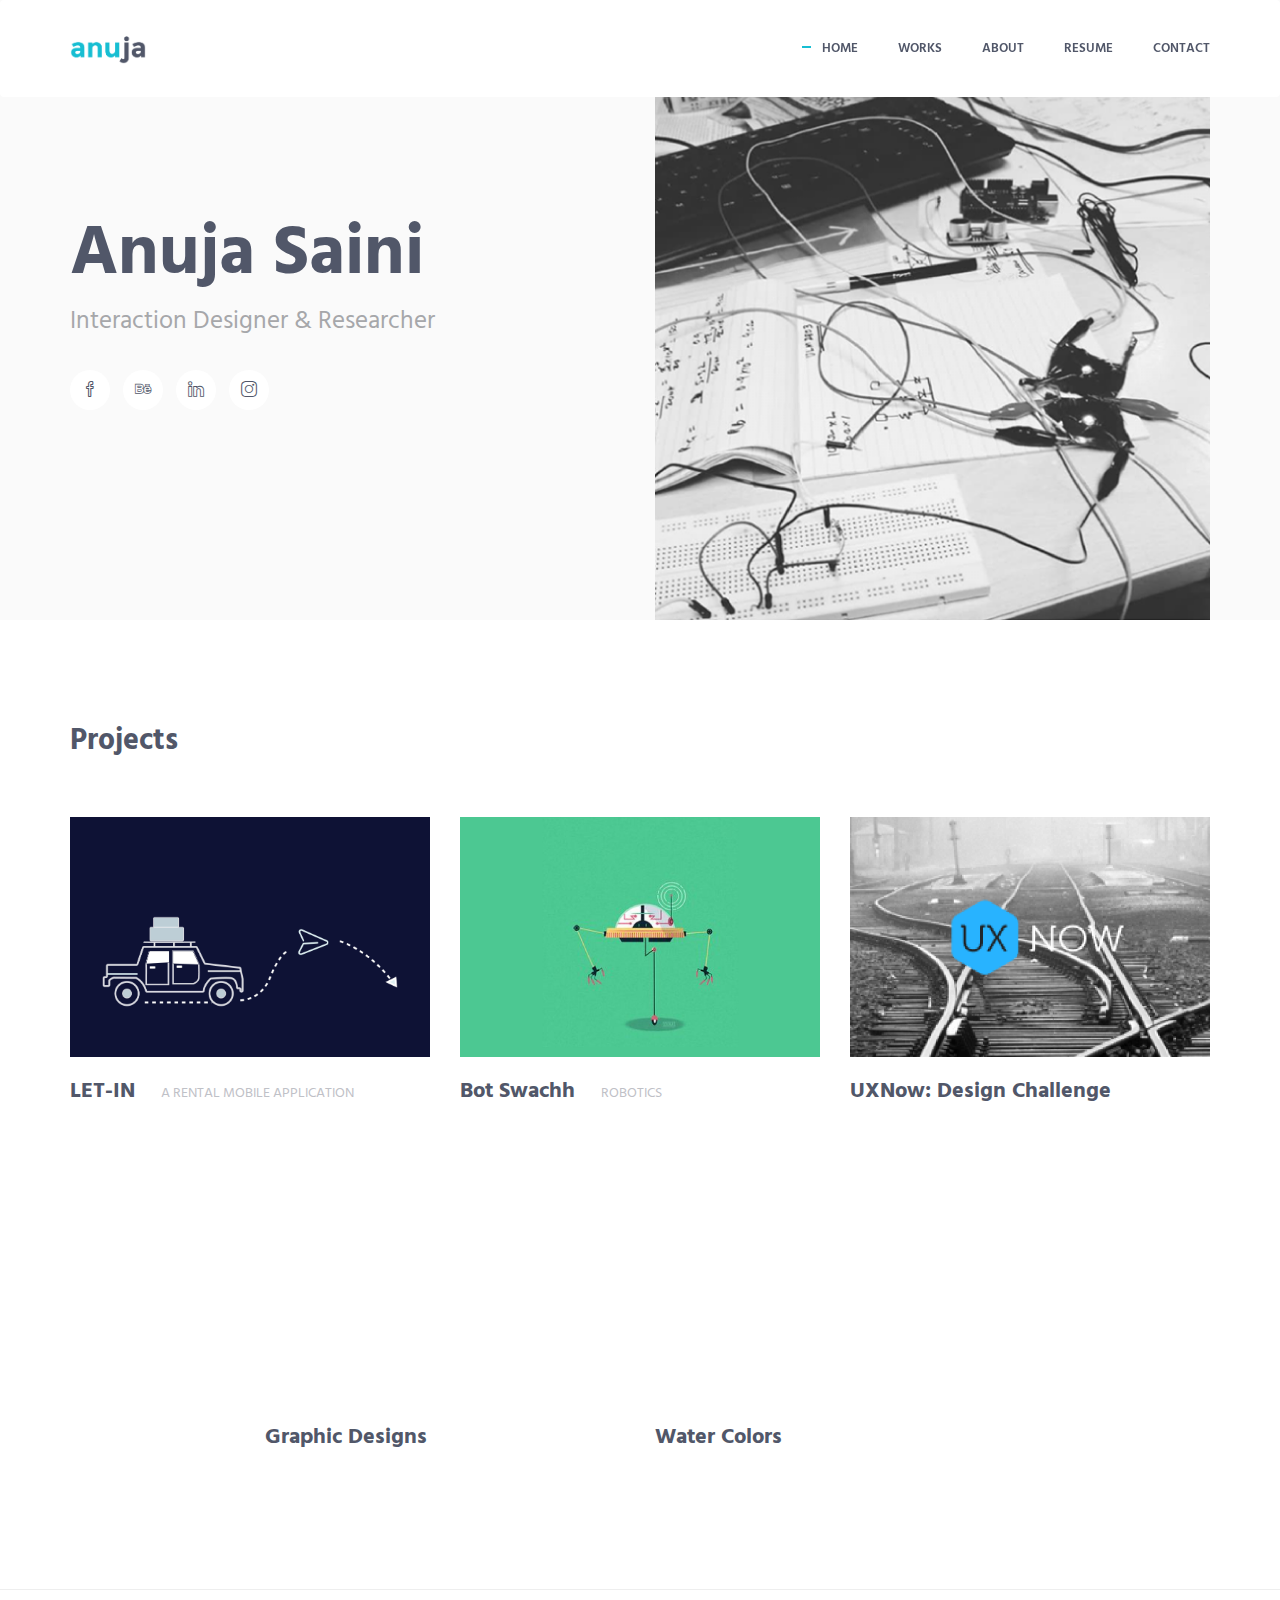
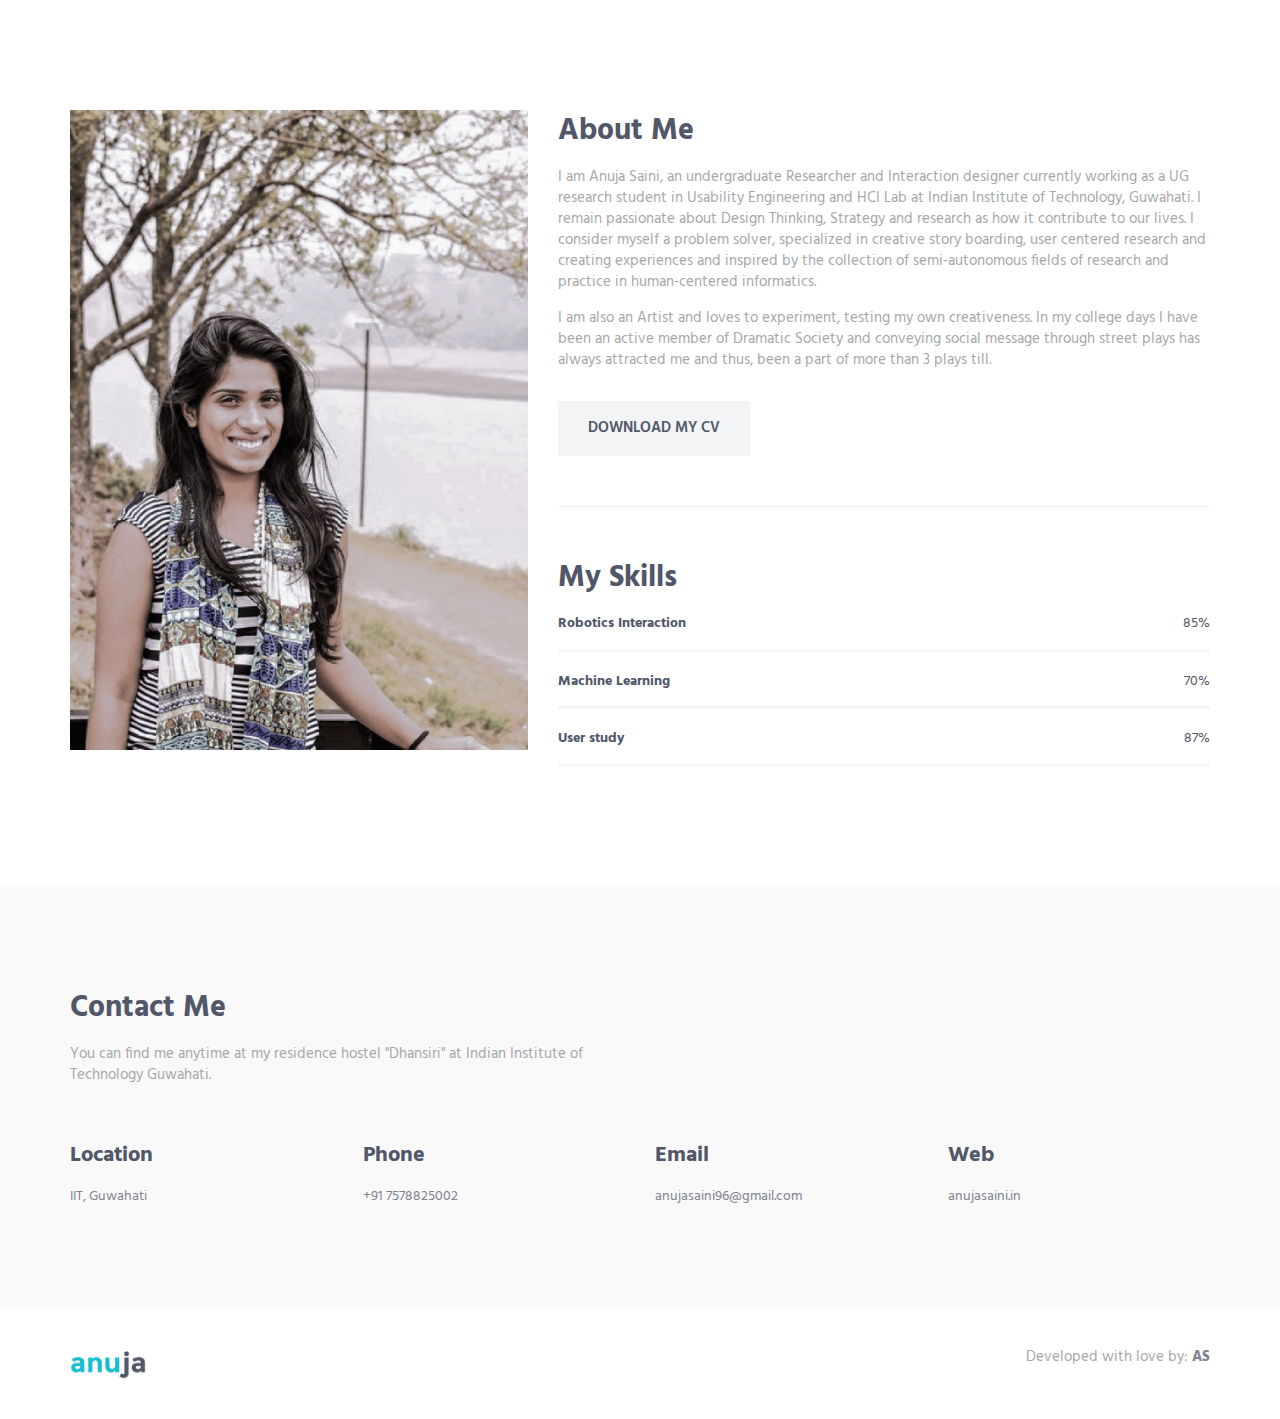
<file: index.html>
<!DOCTYPE html>

<html lang="en" class="no-js">
    <!-- BEGIN HEAD -->
    <head>
        <meta charset="utf-8"/>
        <title>Anuja Saini</title>
        <meta http-equiv="X-UA-Compatible" content="IE=edge">
        <meta content="width=device-width, initial-scale=1" name="viewport"/>
        <meta content="" name="description"/>
        <meta content="" name="author"/>

        <!-- GLOBAL MANDATORY STYLES -->
        <link href="http://fonts.googleapis.com/css?family=Hind:300,400,500,600,700" rel="stylesheet" type="text/css">
        <link href="vendor/simple-line-icons/css/simple-line-icons.css" rel="stylesheet" type="text/css"/>
        <link href="vendor/bootstrap/css/bootstrap.min.css" rel="stylesheet" type="text/css"/>

        <!-- PAGE LEVEL PLUGIN STYLES -->
        <link href="css/animate.css" rel="stylesheet">
        <link href="vendor/swiper/css/swiper.min.css" rel="stylesheet" type="text/css"/>

        <!-- THEME STYLES -->
        <link href="css/layout.min.css" rel="stylesheet" type="text/css"/>

        <!-- Favicon -->
        <link rel="shortcut icon" href="favicon.ico"/>

        <style type="text/css">
            
            .mycontainer {
              position: relative;
            }
            

            .myclass {
              position: absolute;
              bottom: 100%;
              left: 0;
              right: 0;
              overflow: hidden;
              width: 100%;
              height:0;
              transition: .5s ease;
              background-color: #0a0a0a;
              z-index: 100;
              opacity: 0.9;

            }

            .mycontainer:hover .myclass {
              bottom: 0;
              height: 100%;
            }

            .mybtn{
                font-family: Hind,sans-serif;
                color: #fafafa;
                font-size: 20px;
                position: absolute;
                top: 50%;
                left: 50%;
                transform: translate(-50%, -50%);
                -ms-transform: translate(-50%, -50%);
                border: 2px solid #fafafa;
                text-align: center;
                border-radius: 4px;
                background-color: #0a0a0a;
                padding: 6px 15px ;
                font-weight: 800;

            }

            .mybtn:hover{
                color: #0a0a0a;
                background-color:#fafafa; 

            }

        </style>
    </head>
    <!-- END HEAD -->

    <!-- BODY -->
    <body id="body" data-spy="scroll" data-target=".header">

        <!--========== HEADER ==========-->
        <header class="header navbar-fixed-top">
            <!-- Navbar -->
            <nav class="navbar" role="navigation">
                <div class="container">
                    <!-- Brand and toggle get grouped for better mobile display -->
                    <div class="menu-container js_nav-item">
                        <button type="button" class="navbar-toggle" data-toggle="collapse" data-target=".nav-collapse">
                            <span class="sr-only">Toggle navigation</span>
                            <span class="toggle-icon"></span>
                        </button>

                        <!-- Logo -->
                        <div class="logo">
                            <a class="logo-wrap" href="#body">
                                <img class="logo-img" src="img/logo.png" alt="Asentus Logo">
                            </a>
                        </div>
                        <!-- End Logo -->
                    </div>

                    <!-- Collect the nav links, forms, and other content for toggling -->
                    <div class="collapse navbar-collapse nav-collapse">
                        <div class="menu-container">
                            <ul class="nav navbar-nav navbar-nav-right">
                                <li class="js_nav-item nav-item"><a class="nav-item-child nav-item-hover" href="#body">Home</a></li>
                                <li class="js_nav-item nav-item"><a class="nav-item-child nav-item-hover" href="#work">Works</a></li>
                                <li class="js_nav-item nav-item"><a class="nav-item-child nav-item-hover" href="#about">About</a></li>
                                <li class="js_nav-item nav-item"><a class="nav-item-child nav-item-hover" href="cv/anujasaini.pdf">Resume</a></li>
                                <li class="js_nav-item nav-item"><a class="nav-item-child nav-item-hover" href="#contact">Contact</a></li>
                            </ul>
                        </div>
                    </div>
                    <!-- End Navbar Collapse -->
                </div>
            </nav>
            <!-- Navbar -->
        </header>
        <!--========== END HEADER ==========-->

        <!--========== SLIDER ==========-->
        <div class="promo-block">
            <div class="container">
                <div class="row">
                    <div class="col-sm-6 sm-margin-b-60">
                        <div class="margin-b-30">
                            <h1 class="promo-block-title">Anuja Saini</h1>
                            <p class="promo-block-text">Interaction Designer &amp; Researcher</p>
                        </div>
                        <ul class="list-inline">
                            <li><a href="https://www.facebook.com/anuja.saini.9" class="social-icons"><i class="icon-social-facebook"></i></a></li>
                            <li><a href="https://www.behance.net/anujasaini2303" class="social-icons"><i class="icon-social-behance"></i></a></li>
                            <li><a href="https://www.linkedin.com/in/anujasaini" class="social-icons"><i class="icon-social-linkedin"></i></a></li>
                             <li><a href="https://www.instagram.com/anujasaini96" class="social-icons"><i class="icon-social-instagram"></i></a></li>
                        </ul>
                    </div>
                    <div class="col-sm-6">
                        <div class="promo-block-img-wrap">
                            <img class="promo-block-img img-responsive" src="img/mockup/pic1.png" align="pic1">
                        </div>
                    </div>
                </div>
                <!--// end row -->
            </div>
        </div>
        <!--========== SLIDER ==========-->


        <!--========== PAGE LAYOUT ==========-->
        
        <!-- Work -->
        <div id="work">
            <div class="container content-lg">
                <div class="row margin-b-40">
                    <div class="col-sm-6">
                        <h2>Projects</h2>
                        
                    </div>
                </div>
                <!--// end row -->

                
                <div class="row">
                    <!-- Latest Products -->
                    <div class="col-sm-4 sm-margin-b-50" class="my_project">
                        <div class="margin-b-20">
                            <div class="wow zoomIn mycontainer" data-wow-duration=".3" data-wow-delay=".1s">
                                <a href="projects/letinapp.html">
                                    <div class="myclass">
                                        <button class="mybtn">View</button>
                                    </div>
                                    <img class="img-responsive" src="img/970x647/04.jpg" alt="Latest Products Image">
                                </a>
                            </div>
                        </div>
                        <h4><a href="projects/letinapp.html">LET-IN</a> 
                            <span class="text-uppercase margin-l-20">A Rental mobile application</span></h4>
                        <!-- <p>This application is a solution for the travellers to find home stays for a student, employee to find PG, Hostel etc. nearby his institute,This app has special features of navigating the location, reviews about the place, safety with valid identity card configuration and many more.</p> -->
                        <!-- <a class="link" href="projects/letinapp.html">Details</a> -->

                    </div>

                    <!-- End Latest Products -->


                    <!-- Latest Products -->
                    <div class="col-sm-4 sm-margin-b-50" class="my_project">
                        <div class="margin-b-20">
                            <div class="wow zoomIn mycontainer" data-wow-duration=".3" data-wow-delay=".1s">
                                <a href="projects/botswachh.html">
                                    <div class="myclass">
                                        <button class="mybtn">View</button>
                                    </div>
                                    <img class="img-responsive" src="img/970x647/05.jpg" alt="Latest Products Image"></a>
                            </div>
                        </div>
                        <h4><a href="projects/botswachh.html">Bot Swachh </a> <span class="text-uppercase margin-l-20">Robotics</span></h4>
                        <!-- <p>Built a fully autonomous bot as part of a Robotics Competition, with a proposal of future aspect of the bot collaborating with the Smart Home Automation </p> -->
                        <!-- <a class="link" href="projects/botswachh.html">Details</a> -->
                    </div>
                    <!-- End Latest Products -->

                    <!-- Latest Products -->
                    <div class="col-sm-4 sm-margin-b-50" class="my_project">
                        <div class="margin-b-20"> 
                            <div class="wow zoomIn mycontainer" data-wow-duration=".3" data-wow-delay=".1s">
                                <a href="projects/uxnow.html">
                                    <div class="myclass">
                                        <button class="mybtn">View</button>
                                    </div>
                                    <img class="img-responsive" src="img/970x647/06.png" alt="Latest Products Image"></a>
                            </div>
                        </div>
                        <h4><a href="projects/uxnow.html">UXNow: Design Challenge</a> <span class="text-uppercase margin-l-20"></span> </h4>
                        <!-- <p>To design a solution to improve the Rail Travel Experience for financially deprived population of the nation</p> -->
                        <!-- <a class="link" href="projects/uxnow.html">Details</a> -->
                    </div>

                    <!-- End Latest Products -->

                </div>

                <br><br>
                <!--// end row -->
                 <div class="row" style="positiom:relative;left:200px;">
                    <!-- Latest Products -->

                    <div class="col-sm-2 sm-margin-b-50"></div>
                    <div class="col-sm-4 sm-margin-b-50" class="my_project">
                        <div class="margin-b-20">
                            <div class="wow zoomIn mycontainer" data-wow-duration=".3" data-wow-delay=".1s">
                                <a href="projects/graphicdesigns.html">
                                    <div class="myclass">
                                        <button class="mybtn">View</button>
                                    </div>
                                    <img class="img-responsive" src="img/970x647/01.jpg" alt="Latest Products Image"></a>
                            </div>
                        </div>
                        <h4><a href="projects/graphicdesigns.html">Graphic Designs</a> <span class="text-uppercase margin-l-20"></span></h4>
                        <!-- <p>This application is a solution for the travellers to find home stays for a student, employee to find PG, Hostel etc. nearby his institute,This app has special features of navigating the location, reviews about the place, safety with valid identity card configuration and many more.</p> -->
                        <!-- <a class="link" href="projects/graphicdesigns.html">Details</a> -->

                    </div>

                    <!-- End Latest Products -->


                    <!-- Latest Products -->
                    <div class="col-sm-4 sm-margin-b-50" class="my_project">
                        <div class="margin-b-20">
                            <div class="wow zoomIn mycontainer" data-wow-duration=".3" data-wow-delay=".1s">
                                <a href="projects/watercolor.html">
                                    <div class="myclass">
                                        <button class="mybtn">View</button>
                                    </div>
                                    <img class="img-responsive" src="img/970x647/02.jpg" alt="Latest Products Image"></a>
                            </div>
                        </div>
                        <h4><a href="projects/watercolor.html">Water Colors</a> <span class="text-uppercase margin-l-20"></span></h4>
                        <!-- <p>This application is a solution for the travellers to find home stays for a student, employee to find PG, Hostel etc. nearby his institute,This app has special features of navigating the location, reviews about the place, safety with valid identity card configuration and many more.</p> -->
                        <!-- <a class="link" href="projects/watercolor.html">Details</a> -->

                    </div>
                    <!-- End Latest Products -->

                    

                </div>
                <!--// end row -->
            </div>
        </div>
        <!-- End Work -->

        <hr>

        <!-- About -->
        <div id="about">
            <div class="container content-lg">
                <div class="row">
                    <div class="col-sm-5 sm-margin-b-60">
                        <img class="full-width img-responsive" src="img/500x700/02.jpg" alt="Image">
                    </div>
                    <div class="col-sm-7">
                        <div class="section-seperator margin-b-50">
                            <div class="margin-b-50">
                                <div class="margin-b-30">
                                    <h2>About Me</h2>
                                    <p>I am Anuja Saini, an undergraduate Researcher and Interaction designer currently working as a UG research student in Usability Engineering and HCI Lab at Indian Institute of Technology, Guwahati. I remain passionate about Design Thinking, Strategy and research as how it contribute to our lives. I consider myself a problem solver, specialized in creative story boarding, user centered research and creating experiences and  inspired by the collection of semi-autonomous fields of research and practice in human-centered informatics. </p>
                                    <p>I am also an Artist and loves to experiment, testing my own creativeness. In my college days I have been an active member of Dramatic Society and conveying social message through street plays has always attracted me and thus, been a part of more than 3 plays till.</p>
                                </div>
                                <a href="cv/anujasaini.pdf" class="btn-theme btn-theme-md btn-default-bg text-uppercase">Download my CV</a>
                            </div>
                        </div>

                        <h2>My Skills</h2>
                        <!-- Progress Box -->
                        <div class="progress-box">
                            <h5>Robotics Interaction<span class="color-heading pull-right">85%</span></h5>
                            <div class="progress">
                                <div class="progress-bar bg-color-base" role="progressbar" data-width="85"></div>
                            </div>
                        </div>
                        <div class="progress-box">
                            <h5>Machine Learning<span class="color-heading pull-right">70%</span></h5>
                            <div class="progress">
                                <div class="progress-bar bg-color-base" role="progressbar" data-width="70"></div>
                            </div>
                        </div>
                        <div class="progress-box">
                            <h5>User study<span class="color-heading pull-right">87%</span></h5>
                            <div class="progress">
                                <div class="progress-bar bg-color-base" role="progressbar" data-width="87"></div>
                            </div>
                        </div>
                        <!-- End Progress Box -->
                    </div>
                </div>
                <!--// end row -->
            </div>
        </div>
        <!-- End About -->

        <!-- Contact -->
        <div id="contact">
            <div  style="background-color: #f9f9f9;" >
                <div class="container content-lg">
                    <div class="row margin-b-40">
                        <div class="col-sm-6">
                           <h2>Contact Me</h2>
                            <p>You can find me anytime at my residence hostel "Dhansiri" at Indian Institute of Technology Guwahati.</p>
                        </div>
                    </div>
                    <!--// end row -->

                    <div class="row">
                        <div class="col-md-3 col-xs-6 md-margin-b-30">
                            <h4>Location</h4>
                            <a href="iitg.ac.in">IIT, Guwahati</a>
                        </div>
                        <div class="col-md-3 col-xs-6 md-margin-b-30">
                            <h4>Phone</h4>
                            <a href="tel://7578825002">+91 7578825002</a>
                        </div>
                        <div class="col-md-3 col-xs-6">
                            <h4>Email</h4>
                            <a href="mailto:anujasaini96@gmail.com">anujasaini96@gmail.com</a>
                        </div>
                        <div class="col-md-3 col-xs-6">
                            <h4>Web</h4>
                            <a href="anujasaini.com">anujasaini.in</a>
                        </div>
                    </div>
                    <!--// end row -->
                </div>
            </div>
        </div>
        <!-- End Contact -->
        <!--========== END PAGE LAYOUT ==========-->

        <!--========== FOOTER ==========-->
        <footer class="footer">
            <div class="content container">
                <div class="row">
                    <div class="col-xs-6">
                        <img class="footer-logo" src="img/logo.png" alt="Acecv Logo">
                    </div>
                    <div class="col-xs-6 text-right sm-text-left">
                        <p class="margin-b-0"><a class="fweight-700" ></a> Developed with love by: <a class="fweight-700">AS</a></p>
                    </div>
                </div>
                <!--// end row -->
            </div>
        </footer>
        <!--========== END FOOTER ==========-->

        <!-- Back To Top -->
        <a href="javascript:void(0);" class="js-back-to-top back-to-top">Top</a>

        <!-- JAVASCRIPTS(Load javascripts at bottom, this will reduce page load time) -->
        <!-- CORE PLUGINS -->
        <script src="vendor/jquery.min.js" type="text/javascript"></script>
        <script src="vendor/jquery-migrate.min.js" type="text/javascript"></script>
        <script src="vendor/bootstrap/js/bootstrap.min.js" type="text/javascript"></script>

        <!-- PAGE LEVEL PLUGINS -->
        <script src="vendor/jquery.easing.js" type="text/javascript"></script>
        <script src="vendor/jquery.back-to-top.js" type="text/javascript"></script>
        <script src="vendor/jquery.smooth-scroll.js" type="text/javascript"></script>
        <script src="vendor/jquery.wow.min.js" type="text/javascript"></script>
        <script src="vendor/jquery.parallax.min.js" type="text/javascript"></script>
        <script src="vendor/jquery.appear.js" type="text/javascript"></script>
        <script src="vendor/swiper/js/swiper.jquery.min.js" type="text/javascript"></script>

        <!-- PAGE LEVEL SCRIPTS -->
        <script src="js/layout.min.js" type="text/javascript"></script>
        <script src="js/components/progress-bar.min.js" type="text/javascript"></script>
        <script src="js/components/swiper.min.js" type="text/javascript"></script>
        <script src="js/components/wow.min.js" type="text/javascript"></script>
        <script type="text/javascript">
            
        </script>
    </body>
    <!-- END BODY -->
</html>
</file>
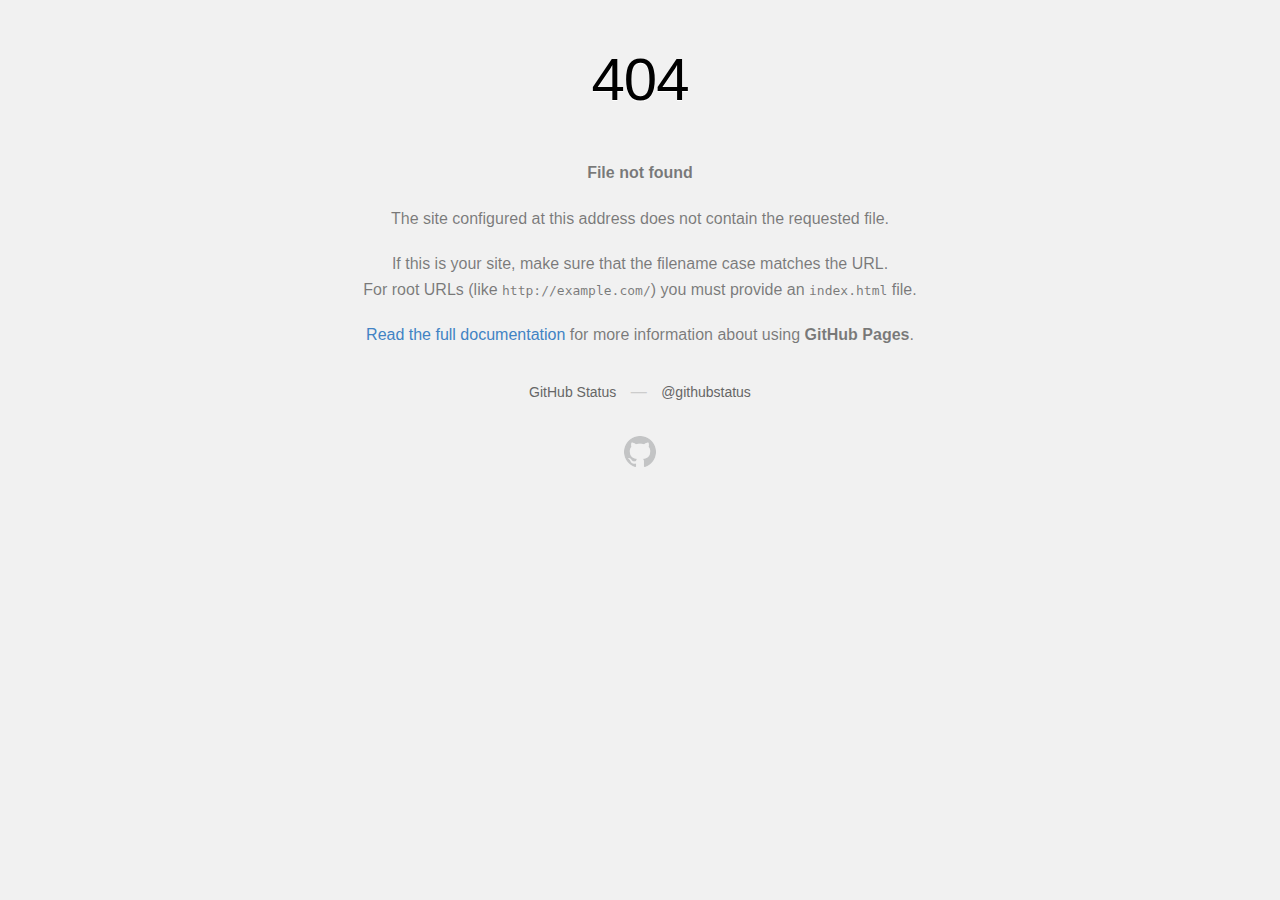
<file: projects/project1/ai-uncode.html>
<!DOCTYPE html>
<html>
  <head>
    <meta http-equiv="Content-type" content="text/html; charset=utf-8">
    <meta http-equiv="Content-Security-Policy" content="default-src 'none'; style-src 'unsafe-inline'; img-src data:; connect-src 'self'">
    <title>Page not found &middot; GitHub Pages</title>
    <style type="text/css" media="screen">
      body {
        background-color: #f1f1f1;
        margin: 0;
        font-family: "Helvetica Neue", Helvetica, Arial, sans-serif;
      }

      .container { margin: 50px auto 40px auto; width: 600px; text-align: center; }

      a { color: #4183c4; text-decoration: none; }
      a:hover { text-decoration: underline; }

      h1 { width: 800px; position:relative; left: -100px; letter-spacing: -1px; line-height: 60px; font-size: 60px; font-weight: 100; margin: 0px 0 50px 0; text-shadow: 0 1px 0 #fff; }
      p { color: rgba(0, 0, 0, 0.5); margin: 20px 0; line-height: 1.6; }

      ul { list-style: none; margin: 25px 0; padding: 0; }
      li { display: table-cell; font-weight: bold; width: 1%; }

      .logo { display: inline-block; margin-top: 35px; }
      .logo-img-2x { display: none; }
      @media
      only screen and (-webkit-min-device-pixel-ratio: 2),
      only screen and (   min--moz-device-pixel-ratio: 2),
      only screen and (     -o-min-device-pixel-ratio: 2/1),
      only screen and (        min-device-pixel-ratio: 2),
      only screen and (                min-resolution: 192dpi),
      only screen and (                min-resolution: 2dppx) {
        .logo-img-1x { display: none; }
        .logo-img-2x { display: inline-block; }
      }

      #suggestions {
        margin-top: 35px;
        color: #ccc;
      }
      #suggestions a {
        color: #666666;
        font-weight: 200;
        font-size: 14px;
        margin: 0 10px;
      }

    </style>
  </head>
  <body>

    <div class="container">

      <h1>404</h1>
      <p><strong>File not found</strong></p>

      <p>
        The site configured at this address does not
        contain the requested file.
      </p>

      <p>
        If this is your site, make sure that the filename case matches the URL.<br>
        For root URLs (like <code>http://example.com/</code>) you must provide an
        <code>index.html</code> file.
      </p>

      <p>
        <a href="https://help.github.com/pages/">Read the full documentation</a>
        for more information about using <strong>GitHub Pages</strong>.
      </p>

      <div id="suggestions">
        <a href="https://status.github.com">GitHub Status</a> &mdash;
        <a href="https://twitter.com/githubstatus">@githubstatus</a>
      </div>

      <a href="/" class="logo logo-img-1x">
        <img width="32" height="32" title="" alt="" src="[data-uri]">
      </a>

      <a href="/" class="logo logo-img-2x">
        <img width="32" height="32" title="" alt="" src="[data-uri]">
      </a>
    </div>
  </body>
</html>
</file>
<file: vendor/simple-line-icons/css/simple-line-icons.css>
@font-face {
  font-family: 'simple-line-icons';
  src: url('../fonts/Simple-Line-Icons.eot?v=2.3.2');
  src: url('../fonts/Simple-Line-Icons.eot?v=2.3.2#iefix') format('embedded-opentype'), url('../fonts/Simple-Line-Icons.woff2?v=2.3.2') format('woff2'), url('../fonts/Simple-Line-Icons.ttf?v=2.3.2') format('truetype'), url('../fonts/Simple-Line-Icons.woff?v=2.3.2') format('woff'), url('../fonts/Simple-Line-Icons.svg?v=2.3.2#simple-line-icons') format('svg');
  font-weight: normal;
  font-style: normal;
}
/*
 Use the following CSS code if you want to have a class per icon.
 Instead of a list of all class selectors, you can use the generic [class*="icon-"] selector, but it's slower:
*/
.icon-user,
.icon-people,
.icon-user-female,
.icon-user-follow,
.icon-user-following,
.icon-user-unfollow,
.icon-login,
.icon-logout,
.icon-emotsmile,
.icon-phone,
.icon-call-end,
.icon-call-in,
.icon-call-out,
.icon-map,
.icon-location-pin,
.icon-direction,
.icon-directions,
.icon-compass,
.icon-layers,
.icon-menu,
.icon-list,
.icon-options-vertical,
.icon-options,
.icon-arrow-down,
.icon-arrow-left,
.icon-arrow-right,
.icon-arrow-up,
.icon-arrow-up-circle,
.icon-arrow-left-circle,
.icon-arrow-right-circle,
.icon-arrow-down-circle,
.icon-check,
.icon-clock,
.icon-plus,
.icon-minus,
.icon-close,
.icon-exclamation,
.icon-organization,
.icon-trophy,
.icon-screen-smartphone,
.icon-screen-desktop,
.icon-plane,
.icon-notebook,
.icon-mustache,
.icon-mouse,
.icon-magnet,
.icon-energy,
.icon-disc,
.icon-cursor,
.icon-cursor-move,
.icon-crop,
.icon-chemistry,
.icon-speedometer,
.icon-shield,
.icon-screen-tablet,
.icon-magic-wand,
.icon-hourglass,
.icon-graduation,
.icon-ghost,
.icon-game-controller,
.icon-fire,
.icon-eyeglass,
.icon-envelope-open,
.icon-envelope-letter,
.icon-bell,
.icon-badge,
.icon-anchor,
.icon-wallet,
.icon-vector,
.icon-speech,
.icon-puzzle,
.icon-printer,
.icon-present,
.icon-playlist,
.icon-pin,
.icon-picture,
.icon-handbag,
.icon-globe-alt,
.icon-globe,
.icon-folder-alt,
.icon-folder,
.icon-film,
.icon-feed,
.icon-drop,
.icon-drawer,
.icon-docs,
.icon-doc,
.icon-diamond,
.icon-cup,
.icon-calculator,
.icon-bubbles,
.icon-briefcase,
.icon-book-open,
.icon-basket-loaded,
.icon-basket,
.icon-bag,
.icon-action-undo,
.icon-action-redo,
.icon-wrench,
.icon-umbrella,
.icon-trash,
.icon-tag,
.icon-support,
.icon-frame,
.icon-size-fullscreen,
.icon-size-actual,
.icon-shuffle,
.icon-share-alt,
.icon-share,
.icon-rocket,
.icon-question,
.icon-pie-chart,
.icon-pencil,
.icon-note,
.icon-loop,
.icon-home,
.icon-grid,
.icon-graph,
.icon-microphone,
.icon-music-tone-alt,
.icon-music-tone,
.icon-earphones-alt,
.icon-earphones,
.icon-equalizer,
.icon-like,
.icon-dislike,
.icon-control-start,
.icon-control-rewind,
.icon-control-play,
.icon-control-pause,
.icon-control-forward,
.icon-control-end,
.icon-volume-1,
.icon-volume-2,
.icon-volume-off,
.icon-calendar,
.icon-bulb,
.icon-chart,
.icon-ban,
.icon-bubble,
.icon-camrecorder,
.icon-camera,
.icon-cloud-download,
.icon-cloud-upload,
.icon-envelope,
.icon-eye,
.icon-flag,
.icon-heart,
.icon-info,
.icon-key,
.icon-link,
.icon-lock,
.icon-lock-open,
.icon-magnifier,
.icon-magnifier-add,
.icon-magnifier-remove,
.icon-paper-clip,
.icon-paper-plane,
.icon-power,
.icon-refresh,
.icon-reload,
.icon-settings,
.icon-star,
.icon-symbol-female,
.icon-symbol-male,
.icon-target,
.icon-credit-card,
.icon-paypal,
.icon-social-tumblr,
.icon-social-twitter,
.icon-social-facebook,
.icon-social-instagram,
.icon-social-linkedin,
.icon-social-pinterest,
.icon-social-github,
.icon-social-google,
.icon-social-reddit,
.icon-social-skype,
.icon-social-dribbble,
.icon-social-behance,
.icon-social-foursqare,
.icon-social-soundcloud,
.icon-social-spotify,
.icon-social-stumbleupon,
.icon-social-youtube,
.icon-social-dropbox {
  font-family: 'simple-line-icons';
  speak: none;
  font-style: normal;
  font-weight: normal;
  font-variant: normal;
  text-transform: none;
  line-height: 1;
  /* Better Font Rendering =========== */
  -webkit-font-smoothing: antialiased;
  -moz-osx-font-smoothing: grayscale;
}
.icon-user:before {
  content: "\e005";
}
.icon-people:before {
  content: "\e001";
}
.icon-user-female:before {
  content: "\e000";
}
.icon-user-follow:before {
  content: "\e002";
}
.icon-user-following:before {
  content: "\e003";
}
.icon-user-unfollow:before {
  content: "\e004";
}
.icon-login:before {
  content: "\e066";
}
.icon-logout:before {
  content: "\e065";
}
.icon-emotsmile:before {
  content: "\e021";
}
.icon-phone:before {
  content: "\e600";
}
.icon-call-end:before {
  content: "\e048";
}
.icon-call-in:before {
  content: "\e047";
}
.icon-call-out:before {
  content: "\e046";
}
.icon-map:before {
  content: "\e033";
}
.icon-location-pin:before {
  content: "\e096";
}
.icon-direction:before {
  content: "\e042";
}
.icon-directions:before {
  content: "\e041";
}
.icon-compass:before {
  content: "\e045";
}
.icon-layers:before {
  content: "\e034";
}
.icon-menu:before {
  content: "\e601";
}
.icon-list:before {
  content: "\e067";
}
.icon-options-vertical:before {
  content: "\e602";
}
.icon-options:before {
  content: "\e603";
}
.icon-arrow-down:before {
  content: "\e604";
}
.icon-arrow-left:before {
  content: "\e605";
}
.icon-arrow-right:before {
  content: "\e606";
}
.icon-arrow-up:before {
  content: "\e607";
}
.icon-arrow-up-circle:before {
  content: "\e078";
}
.icon-arrow-left-circle:before {
  content: "\e07a";
}
.icon-arrow-right-circle:before {
  content: "\e079";
}
.icon-arrow-down-circle:before {
  content: "\e07b";
}
.icon-check:before {
  content: "\e080";
}
.icon-clock:before {
  content: "\e081";
}
.icon-plus:before {
  content: "\e095";
}
.icon-minus:before {
  content: "\e615";
}
.icon-close:before {
  content: "\e082";
}
.icon-exclamation:before {
  content: "\e617";
}
.icon-organization:before {
  content: "\e616";
}
.icon-trophy:before {
  content: "\e006";
}
.icon-screen-smartphone:before {
  content: "\e010";
}
.icon-screen-desktop:before {
  content: "\e011";
}
.icon-plane:before {
  content: "\e012";
}
.icon-notebook:before {
  content: "\e013";
}
.icon-mustache:before {
  content: "\e014";
}
.icon-mouse:before {
  content: "\e015";
}
.icon-magnet:before {
  content: "\e016";
}
.icon-energy:before {
  content: "\e020";
}
.icon-disc:before {
  content: "\e022";
}
.icon-cursor:before {
  content: "\e06e";
}
.icon-cursor-move:before {
  content: "\e023";
}
.icon-crop:before {
  content: "\e024";
}
.icon-chemistry:before {
  content: "\e026";
}
.icon-speedometer:before {
  content: "\e007";
}
.icon-shield:before {
  content: "\e00e";
}
.icon-screen-tablet:before {
  content: "\e00f";
}
.icon-magic-wand:before {
  content: "\e017";
}
.icon-hourglass:before {
  content: "\e018";
}
.icon-graduation:before {
  content: "\e019";
}
.icon-ghost:before {
  content: "\e01a";
}
.icon-game-controller:before {
  content: "\e01b";
}
.icon-fire:before {
  content: "\e01c";
}
.icon-eyeglass:before {
  content: "\e01d";
}
.icon-envelope-open:before {
  content: "\e01e";
}
.icon-envelope-letter:before {
  content: "\e01f";
}
.icon-bell:before {
  content: "\e027";
}
.icon-badge:before {
  content: "\e028";
}
.icon-anchor:before {
  content: "\e029";
}
.icon-wallet:before {
  content: "\e02a";
}
.icon-vector:before {
  content: "\e02b";
}
.icon-speech:before {
  content: "\e02c";
}
.icon-puzzle:before {
  content: "\e02d";
}
.icon-printer:before {
  content: "\e02e";
}
.icon-present:before {
  content: "\e02f";
}
.icon-playlist:before {
  content: "\e030";
}
.icon-pin:before {
  content: "\e031";
}
.icon-picture:before {
  content: "\e032";
}
.icon-handbag:before {
  content: "\e035";
}
.icon-globe-alt:before {
  content: "\e036";
}
.icon-globe:before {
  content: "\e037";
}
.icon-folder-alt:before {
  content: "\e039";
}
.icon-folder:before {
  content: "\e089";
}
.icon-film:before {
  content: "\e03a";
}
.icon-feed:before {
  content: "\e03b";
}
.icon-drop:before {
  content: "\e03e";
}
.icon-drawer:before {
  content: "\e03f";
}
.icon-docs:before {
  content: "\e040";
}
.icon-doc:before {
  content: "\e085";
}
.icon-diamond:before {
  content: "\e043";
}
.icon-cup:before {
  content: "\e044";
}
.icon-calculator:before {
  content: "\e049";
}
.icon-bubbles:before {
  content: "\e04a";
}
.icon-briefcase:before {
  content: "\e04b";
}
.icon-book-open:before {
  content: "\e04c";
}
.icon-basket-loaded:before {
  content: "\e04d";
}
.icon-basket:before {
  content: "\e04e";
}
.icon-bag:before {
  content: "\e04f";
}
.icon-action-undo:before {
  content: "\e050";
}
.icon-action-redo:before {
  content: "\e051";
}
.icon-wrench:before {
  content: "\e052";
}
.icon-umbrella:before {
  content: "\e053";
}
.icon-trash:before {
  content: "\e054";
}
.icon-tag:before {
  content: "\e055";
}
.icon-support:before {
  content: "\e056";
}
.icon-frame:before {
  content: "\e038";
}
.icon-size-fullscreen:before {
  content: "\e057";
}
.icon-size-actual:before {
  content: "\e058";
}
.icon-shuffle:before {
  content: "\e059";
}
.icon-share-alt:before {
  content: "\e05a";
}
.icon-share:before {
  content: "\e05b";
}
.icon-rocket:before {
  content: "\e05c";
}
.icon-question:before {
  content: "\e05d";
}
.icon-pie-chart:before {
  content: "\e05e";
}
.icon-pencil:before {
  content: "\e05f";
}
.icon-note:before {
  content: "\e060";
}
.icon-loop:before {
  content: "\e064";
}
.icon-home:before {
  content: "\e069";
}
.icon-grid:before {
  content: "\e06a";
}
.icon-graph:before {
  content: "\e06b";
}
.icon-microphone:before {
  content: "\e063";
}
.icon-music-tone-alt:before {
  content: "\e061";
}
.icon-music-tone:before {
  content: "\e062";
}
.icon-earphones-alt:before {
  content: "\e03c";
}
.icon-earphones:before {
  content: "\e03d";
}
.icon-equalizer:before {
  content: "\e06c";
}
.icon-like:before {
  content: "\e068";
}
.icon-dislike:before {
  content: "\e06d";
}
.icon-control-start:before {
  content: "\e06f";
}
.icon-control-rewind:before {
  content: "\e070";
}
.icon-control-play:before {
  content: "\e071";
}
.icon-control-pause:before {
  content: "\e072";
}
.icon-control-forward:before {
  content: "\e073";
}
.icon-control-end:before {
  content: "\e074";
}
.icon-volume-1:before {
  content: "\e09f";
}
.icon-volume-2:before {
  content: "\e0a0";
}
.icon-volume-off:before {
  content: "\e0a1";
}
.icon-calendar:before {
  content: "\e075";
}
.icon-bulb:before {
  content: "\e076";
}
.icon-chart:before {
  content: "\e077";
}
.icon-ban:before {
  content: "\e07c";
}
.icon-bubble:before {
  content: "\e07d";
}
.icon-camrecorder:before {
  content: "\e07e";
}
.icon-camera:before {
  content: "\e07f";
}
.icon-cloud-download:before {
  content: "\e083";
}
.icon-cloud-upload:before {
  content: "\e084";
}
.icon-envelope:before {
  content: "\e086";
}
.icon-eye:before {
  content: "\e087";
}
.icon-flag:before {
  content: "\e088";
}
.icon-heart:before {
  content: "\e08a";
}
.icon-info:before {
  content: "\e08b";
}
.icon-key:before {
  content: "\e08c";
}
.icon-link:before {
  content: "\e08d";
}
.icon-lock:before {
  content: "\e08e";
}
.icon-lock-open:before {
  content: "\e08f";
}
.icon-magnifier:before {
  content: "\e090";
}
.icon-magnifier-add:before {
  content: "\e091";
}
.icon-magnifier-remove:before {
  content: "\e092";
}
.icon-paper-clip:before {
  content: "\e093";
}
.icon-paper-plane:before {
  content: "\e094";
}
.icon-power:before {
  content: "\e097";
}
.icon-refresh:before {
  content: "\e098";
}
.icon-reload:before {
  content: "\e099";
}
.icon-settings:before {
  content: "\e09a";
}
.icon-star:before {
  content: "\e09b";
}
.icon-symbol-female:before {
  content: "\e09c";
}
.icon-symbol-male:before {
  content: "\e09d";
}
.icon-target:before {
  content: "\e09e";
}
.icon-credit-card:before {
  content: "\e025";
}
.icon-paypal:before {
  content: "\e608";
}
.icon-social-tumblr:before {
  content: "\e00a";
}
.icon-social-twitter:before {
  content: "\e009";
}
.icon-social-facebook:before {
  content: "\e00b";
}
.icon-social-instagram:before {
  content: "\e609";
}
.icon-social-linkedin:before {
  content: "\e60a";
}
.icon-social-pinterest:before {
  content: "\e60b";
}
.icon-social-github:before {
  content: "\e60c";
}
.icon-social-google:before {
  content: "\e60d";
}
.icon-social-reddit:before {
  content: "\e60e";
}
.icon-social-skype:before {
  content: "\e60f";
}
.icon-social-dribbble:before {
  content: "\e00d";
}
.icon-social-behance:before {
  content: "\e610";
}
.icon-social-foursqare:before {
  content: "\e611";
}
.icon-social-soundcloud:before {
  content: "\e612";
}
.icon-social-spotify:before {
  content: "\e613";
}
.icon-social-stumbleupon:before {
  content: "\e614";
}
.icon-social-youtube:before {
  content: "\e008";
}
.icon-social-dropbox:before {
  content: "\e00c";
}
</file>
<file: css/layout.min.css>
.link,body{position:relative}h1,h2,h3,h4,h5,h6,p{line-height:1.4;font-family:Hind,sans-serif}.btn-theme.active.focus,.btn-theme.active:focus,.btn-theme.focus,.btn-theme:active.focus,.btn-theme:active:focus,.btn-theme:focus,:active,:focus,a,a:active,a:focus,a:hover{outline:0}.header .nav-item-child,.link,a,body,em,h1,h2,h3,h4,h5,h6,li,li a,p,span{font-family:Hind,sans-serif}.back-to-top,.header .nav-item-child,.link{text-transform:uppercase}.back-to-top:focus,.back-to-top:hover,.btn-theme.focus,.btn-theme:focus,.btn-theme:hover,.content-wrapper-link,.header .logo-wrap:focus,.header .logo-wrap:hover,a:active,a:focus,a:hover,h1>a:focus,h2>a:focus,h3>a:focus,h4>a:focus,h5>a:focus,h6>a:focus{text-decoration:none}html{overflow-x:hidden}body,html,html a{-webkit-font-smoothing:antialiased}p{font-size:15px;font-weight:400;color:#a6a7aa;margin-bottom:15px}em,li,li a{font-size:16px;font-weight:500;color:#515769}a{color:#81848f}a:active,a:focus,a:hover{color:#999caa}.link{font-size:13px;font-weight:600}.link:after{position:absolute;top:8px;right:-15px;width:9px;height:2px;background:#17bed2;content:" "}span{font-size:14px;font-weight:400;color:#bfc1c7}h1,h2,h3,h4,h5,h6{font-weight:700;color:#515769;margin:0 0 15px}h1>a,h2>a,h3>a,h4>a,h5>a,h6>a{color:#515769}h1>a:hover,h2>a:hover,h3>a:hover,h4>a:hover,h5>a:hover,h6>a:hover{color:#999caa;text-decoration:none}h1{font-size:40px}h2{font-size:30px}h3,h4{font-size:22px}::selection{color:#fff;background:#17bed2;text-shadow:none}::-webkit-selection{color:#fff;background:#17bed2;text-shadow:none}::-moz-selection{color:#fff;background:#17bed2;text-shadow:none}.section-seperator{border-bottom:1px solid #edf0f2}.content-wrapper-link{position:absolute;top:0;left:0;right:0;bottom:0;display:block;z-index:3}.btn-icon,.btn-theme,.promo-block{position:relative}.btn-theme,.social-icons{display:inline-block;vertical-align:middle;text-align:center}.btn-theme{line-height:1;background-image:none;border-style:solid;white-space:nowrap;-ms-touch-action:manipulation;touch-action:manipulation;cursor:pointer;-webkit-user-select:none;-moz-user-select:none;-ms-user-select:none;user-select:none}.btn-theme:hover{transition-duration:.3s;transition-property:all;transition-timing-function:cubic-bezier(.7,1,.7,1)}.btn-theme.active,.btn-theme:active{background-image:none;outline:0}.btn-theme.disabled,.btn-theme[disabled],fieldset[disabled] .btn-theme{cursor:not-allowed;box-shadow:none;opacity:.65;pointer-events:none}.btn-icon{top:1px;margin-right:10px}.btn-white-bg{color:#515769;background:#fff;border-color:transparent;border-width:0}.btn-white-bg.focus,.btn-white-bg:focus,.btn-white-bg:hover{color:#fff;background:#17bed2;border-color:transparent}.btn-white-brd{color:#fff;background:0 0;border-color:#fff;border-width:2px}.btn-white-brd.focus,.btn-white-brd:focus,.btn-white-brd:hover{color:#515769;background:#fff;border-color:#fff}.btn-default-bg{color:#515769;background:#f3f4f5;border-color:transparent;border-width:0}.btn-default-bg.focus,.btn-default-bg:focus,.btn-default-bg:hover{color:#fff;background:#17bed2;border-color:transparent}.btn-theme-sm{font-size:13px;font-weight:600;padding:15px 40px}.btn-theme-md{font-size:15px;font-weight:600;padding:20px 30px}.progress-box .progress{box-shadow:none;height:3px}.progress-box .progress-bar{transition-duration:2s;transition-property:all;transition-timing-function:cubic-bezier(.7,1,.7,1)}.header .navbar,.header .navbar-toggle .toggle-icon,.service .service-element,.service .service-info,.service:hover .service-element,.service:hover .service-info,.social-icons,.social-icons:hover{transition-duration:.3s;transition-property:all;transition-timing-function:cubic-bezier(.7,1,.7,1)}.social-icons{width:40px;height:40px;font-size:16px;color:#515769;background:#fff;border-radius:50%;padding:11px}.social-icons:hover{color:#fff;background:#515769}.promo-banner{text-align:center}.promo-banner .promo-banner-title{font-size:50px;color:#fff}.promo-banner .promo-banner-text{font-size:20px;color:#fff;opacity:.8}.promo-block{background:#fafafa;padding-top:220px}.promo-block .promo-block-title{font-size:70px;line-height:1}@media (max-width:480px){.promo-block .promo-block-title{font-size:50px}}.promo-block .promo-block-text{font-size:25px}.promo-block .promo-block-img-wrap{position:relative;height:400px}.promo-block .promo-block-img{position:absolute;right:0;bottom:0}@media (max-width:768px){.promo-block{text-align:center;padding-top:170px}.promo-block .promo-block-img-wrap{height:auto}.promo-block .promo-block-img{position:relative;margin-left:auto;margin-right:auto}}.service{background:#fff;padding:30px}.service .service-element,.service .service-info{-webkit-transform:translate3d(0,0,0);-moz-transform:translate3d(0,0,0);transform:translate3d(0,0,0)}.service .service-icon{display:block;font-size:30px;color:#999caa;margin-bottom:30px}.service:hover .service-element{opacity:0;-webkit-transform:translate3d(0,-100%,0);-moz-transform:translate3d(0,-100%,0);transform:translate3d(0,-100%,0)}.service:hover .service-info{-webkit-transform:translate3d(0,-30%,0);-moz-transform:translate3d(0,-30%,0);transform:translate3d(0,-30%,0)}.footer .footer-logo{width:76px;height:auto}.navbar-fixed-top .navbar-collapse{max-height:100%}.header .navbar{background:#fff;margin-bottom:0;border-bottom:1px solid rgba(255,255,255,.2)}.header .navbar-toggle{width:25px;height:25px;border:none;padding:0;margin:35px 0}.header .navbar-toggle .toggle-icon{position:relative;width:21px;height:1px;display:inline-block;background:#515769}.header .navbar-toggle .toggle-icon:after,.header .navbar-toggle .toggle-icon:before{position:absolute;left:0;background:#515769;content:" "}.header .navbar-toggle:hover .toggle-icon,.header .navbar-toggle:hover .toggle-icon:after,.header .navbar-toggle:hover .toggle-icon:before{background:#17bed2;transition-duration:.3s;transition-property:all;transition-timing-function:cubic-bezier(.7,1,.7,1)}.header .navbar-toggle .toggle-icon:before{width:10px;height:1px;bottom:10px;-webkit-transform:rotate(0);-moz-transform:rotate(0);transform:rotate(0);transition-duration:.3s;transition-property:all;transition-timing-function:cubic-bezier(.7,1,.7,1)}.header .navbar-toggle .toggle-icon:after{width:16px;height:1px;top:-5px;-webkit-transform:rotate(0);-moz-transform:rotate(0);transform:rotate(0);transition-duration:.3s;transition-property:all;transition-timing-function:cubic-bezier(.7,1,.7,1)}.header .navbar-toggle:hover .toggle-icon:after,.header .navbar-toggle:hover .toggle-icon:before{width:21px;height:1px}.header .navbar-toggle:hover .toggle-icon.is-clicked{background:rgba(81,87,105,0)}.header .logo{width:100px;height:100px;float:left;max-height:95px;line-height:65px}.header .logo-wrap{display:inline-block;padding:15px 0}.header .logo-img{display:inline-block;width:76px;height:auto;max-width:100%;max-height:100%;vertical-align:middle}.header .nav-item,.header .nav-item-child{display:block;position:relative}.header .navbar-nav{padding-left:0;margin-bottom:0;list-style:none}.header .nav-item:last-child .nav-item-child{padding-right:0}.header .nav-item.active .nav-item-hover:after,.header .nav-item:hover .nav-item-hover:after{opacity:1;transition-duration:.4s;transition-property:all;transition-timing-function:cubic-bezier(.7,1,.7,1)}.header .nav-item-child{font-size:13px;font-weight:600;color:#515769;line-height:55px;padding:20px;transition-duration:.3s;transition-property:all;transition-timing-function:cubic-bezier(.7,1,.7,1)}.header .nav-item-child:focus,.header .nav-item-child:hover{background:inherit}.header .nav-item-hover{position:relative}.header .nav-item-hover:after{position:absolute;top:45px;left:0;width:9px;height:2px;background:#17bed2;opacity:0;content:" ";transition-duration:.4s;transition-property:all;transition-timing-function:cubic-bezier(.7,1,.7,1)}@media (max-width:991px){.header{background:#fff}.header .navbar-toggle{display:block}.header .navbar-collapse.collapse{display:none!important}.header .navbar-collapse.collapse.in{display:block!important}.header .nav-collapse{padding-left:0;padding-right:0}.header .navbar-nav{margin:0;float:none}.header .navbar-nav .nav-item{float:none}.header .menu-container:after,.header .menu-container:before{content:" ";display:table}.header .menu-container:after{clear:both}.header .nav-item-child{color:#515769;line-height:1.4;padding:12px 12px 12px 15px}.header .nav-item-hover:after{position:absolute;top:19px}}@media (max-width:767px){.header .menu-container{padding-left:15px;padding-right:15px;margin-left:0;margin-right:0}.header .navbar>.container,.header .navbar>.container>.nav-collapse{padding-left:0;padding-right:0;margin-left:0;margin-right:0}.header .navbar>.container{width:auto}}@media (min-width:992px){.header .navbar-nav-right{float:right}.page-on-scroll .header .nav-item-child,.page-on-scroll .header .navbar{transition-duration:.3s;transition-property:all;transition-timing-function:cubic-bezier(.7,1,.7,1)}.page-on-scroll .header .navbar{background:#fff;border-bottom-color:#f0f0f0}.page-on-scroll .header .nav-item-child{color:#515769}}.back-to-top,.back-to-top:hover{color:#fff;transition-property:all;transition-timing-function:cubic-bezier(.7,1,.7,1)}.back-to-top{position:fixed;right:10px;bottom:10px;display:inline-block;z-index:9;width:40px;height:40px;font-size:11px;font-weight:400;text-align:center;line-height:3;letter-spacing:1px;background:#515769;border-radius:3px;visibility:hidden;opacity:0;padding:5px;-webkit-transform:translate3d(0,50px,0);-moz-transform:translate3d(0,50px,0);transform:translate3d(0,50px,0);transition-duration:.3s}.back-to-top:hover{transition-duration:.3s}.back-to-top.back-to-top-is-visible{visibility:visible;opacity:.6;-webkit-transform:translate3d(0,0,0);-moz-transform:translate3d(0,0,0);transform:translate3d(0,0,0);transition-duration:.3s;transition-property:all;transition-timing-function:cubic-bezier(.7,1,.7,1)}.back-to-top.back-to-top-is-visible:hover{opacity:1;transition-duration:.3s;transition-property:all;transition-timing-function:cubic-bezier(.7,1,.7,1)}.back-to-top.back-to-top-fade-out{opacity:.4}.back-to-top.back-to-top-fade-out:hover{opacity:1;transition-duration:.3s;transition-property:all;transition-timing-function:cubic-bezier(.7,1,.7,1)}.swiper-clients-img,.swiper-clients-img:hover{transition-duration:.2s;transition-property:all;transition-timing-function:cubic-bezier(.7,1,.7,1)}.swiper-slider{position:relative;width:100%;height:100%;overflow:hidden}.swiper-clients-img{display:block;width:130px;height:auto;margin:0 auto;opacity:1;cursor:pointer}.container-full-width:after,.container-full-width:before,.container-sm:after,.container-sm:before{content:" ";display:table}.swiper-clients-img:hover{opacity:.8}.color-base{color:#17bed2!important}.color-white{color:#fff!important}.color-heading{color:#515769!important}.color-subtitle{color:#a6a7aa!important}.color-link{color:#81848f!important}.color-link-hover{color:#999caa!important}.color-sky-light{color:#fafafa!important}.bg-color-base{background:#17bed2!important}.bg-color-white{background:#fff!important}.bg-color-heading{background:#515769!important}.bg-color-subtitle{background:#a6a7aa!important}.bg-color-link{background:#81848f!important}.bg-color-link-hover{background:#999caa!important}.bg-color-sky-light{background:#fafafa!important}.row-space-2{margin-right:-2px;margin-left:-2px}.container-full-width,.container-sm{margin-right:auto;margin-left:auto}.row-space-2>[class*=col-]{padding-left:2px;padding-right:2px}.container-full-width:after{clear:both}.container-sm{padding-right:15px;padding-left:15px}.container-sm:after{clear:both}@media (min-width:768px){.container-sm{width:750px}}@media (min-width:1200px){.container-sm{width:970px}}.content{padding-top:40px;padding-bottom:40px}.content-sm{padding-top:60px;padding-bottom:60px}.content-md{padding-top:80px;padding-bottom:80px}.content-lg{padding-top:100px;padding-bottom:100px}.full-width{width:100%;height:auto}.fweight-300{font-weight:300!important}.fweight-400{font-weight:400!important}.fweight-500{font-weight:500!important}.fweight-600{font-weight:600!important}.fweight-700{font-weight:700!important}.margin-l-0{margin-left:0!important}.margin-l-5{margin-left:5px!important}.margin-l-10{margin-left:10px!important}.margin-l-20{margin-left:20px!important}.margin-r-0{margin-right:0!important}.margin-r-5{margin-right:5px!important}.margin-r-10{margin-right:10px!important}.margin-r-20{margin-right:20px!important}.margin-t-0{margin-top:0!important}.margin-t-5{margin-top:5px!important}.margin-t-10{margin-top:10px!important}.margin-t-20{margin-top:20px!important}.margin-t-30{margin-top:30px!important}.margin-t-40{margin-top:40px!important}.margin-t-50{margin-top:50px!important}.margin-t-60{margin-top:60px!important}.margin-b-0{margin-bottom:0!important}.margin-b-4{margin-bottom:4px!important}.margin-b-5{margin-bottom:5px!important}.margin-b-10{margin-bottom:10px!important}.margin-b-20{margin-bottom:20px!important}.margin-b-30{margin-bottom:30px!important}.margin-b-40{margin-bottom:40px!important}.margin-b-50{margin-bottom:50px!important}.margin-b-60{margin-bottom:60px!important}.margin-b-70{margin-bottom:70px!important}.margin-b-80{margin-bottom:80px!important}.margin-b-90{margin-bottom:90px!important}.margin-b-100{margin-bottom:100px!important}.height-100{height:100px!important}.height-200{height:200px!important}.height-300{height:300px!important}.height-400{height:400px!important}.height-500{height:500px!important}@media (max-width:992px){.md-margin-b-0{margin-bottom:0!important}.md-margin-b-4{margin-bottom:4px!important}.md-margin-b-5{margin-bottom:5px!important}.md-margin-b-10{margin-bottom:10px!important}.md-margin-b-20{margin-bottom:20px!important}.md-margin-b-30{margin-bottom:30px!important}.md-margin-b-40{margin-bottom:40px!important}.md-margin-b-50{margin-bottom:50px!important}.md-margin-b-60{margin-bottom:60px!important}.md-margin-b-70{margin-bottom:70px!important}.md-margin-b-80{margin-bottom:80px!important}.md-margin-b-90{margin-bottom:90px!important}.md-margin-b-100{margin-bottom:100px!important}.md-text-center{text-align:center}.md-text-left{text-align:left}.md-text-right{text-align:right}}@media (max-width:768px){.sm-margin-b-0{margin-bottom:0!important}.sm-margin-b-4{margin-bottom:4px!important}.sm-margin-b-5{margin-bottom:5px!important}.sm-margin-b-10{margin-bottom:10px!important}.sm-margin-b-20{margin-bottom:20px!important}.sm-margin-b-30{margin-bottom:30px!important}.sm-margin-b-40{margin-bottom:40px!important}.sm-margin-b-50{margin-bottom:50px!important}.sm-margin-b-60{margin-bottom:60px!important}.sm-margin-b-70{margin-bottom:70px!important}.sm-margin-b-80{margin-bottom:80px!important}.sm-margin-b-90{margin-bottom:90px!important}.sm-margin-b-100{margin-bottom:100px!important}.sm-text-center{text-align:center}.sm-text-left{text-align:left}.sm-text-right{text-align:right}}@media (max-width:480px){.xs-margin-b-0{margin-bottom:0!important}.xs-margin-b-4{margin-bottom:4px!important}.xs-margin-b-5{margin-bottom:5px!important}.xs-margin-b-10{margin-bottom:10px!important}.xs-margin-b-20{margin-bottom:20px!important}.xs-margin-b-30{margin-bottom:30px!important}.xs-margin-b-40{margin-bottom:40px!important}.xs-margin-b-50{margin-bottom:50px!important}.xs-margin-b-60{margin-bottom:60px!important}.xs-margin-b-70{margin-bottom:70px!important}.xs-margin-b-80{margin-bottom:80px!important}.xs-margin-b-90{margin-bottom:90px!important}.xs-margin-b-100{margin-bottom:100px!important}.xs-text-center{text-align:center}.xs-text-left{text-align:left}.xs-text-right{text-align:right}}
</file>
